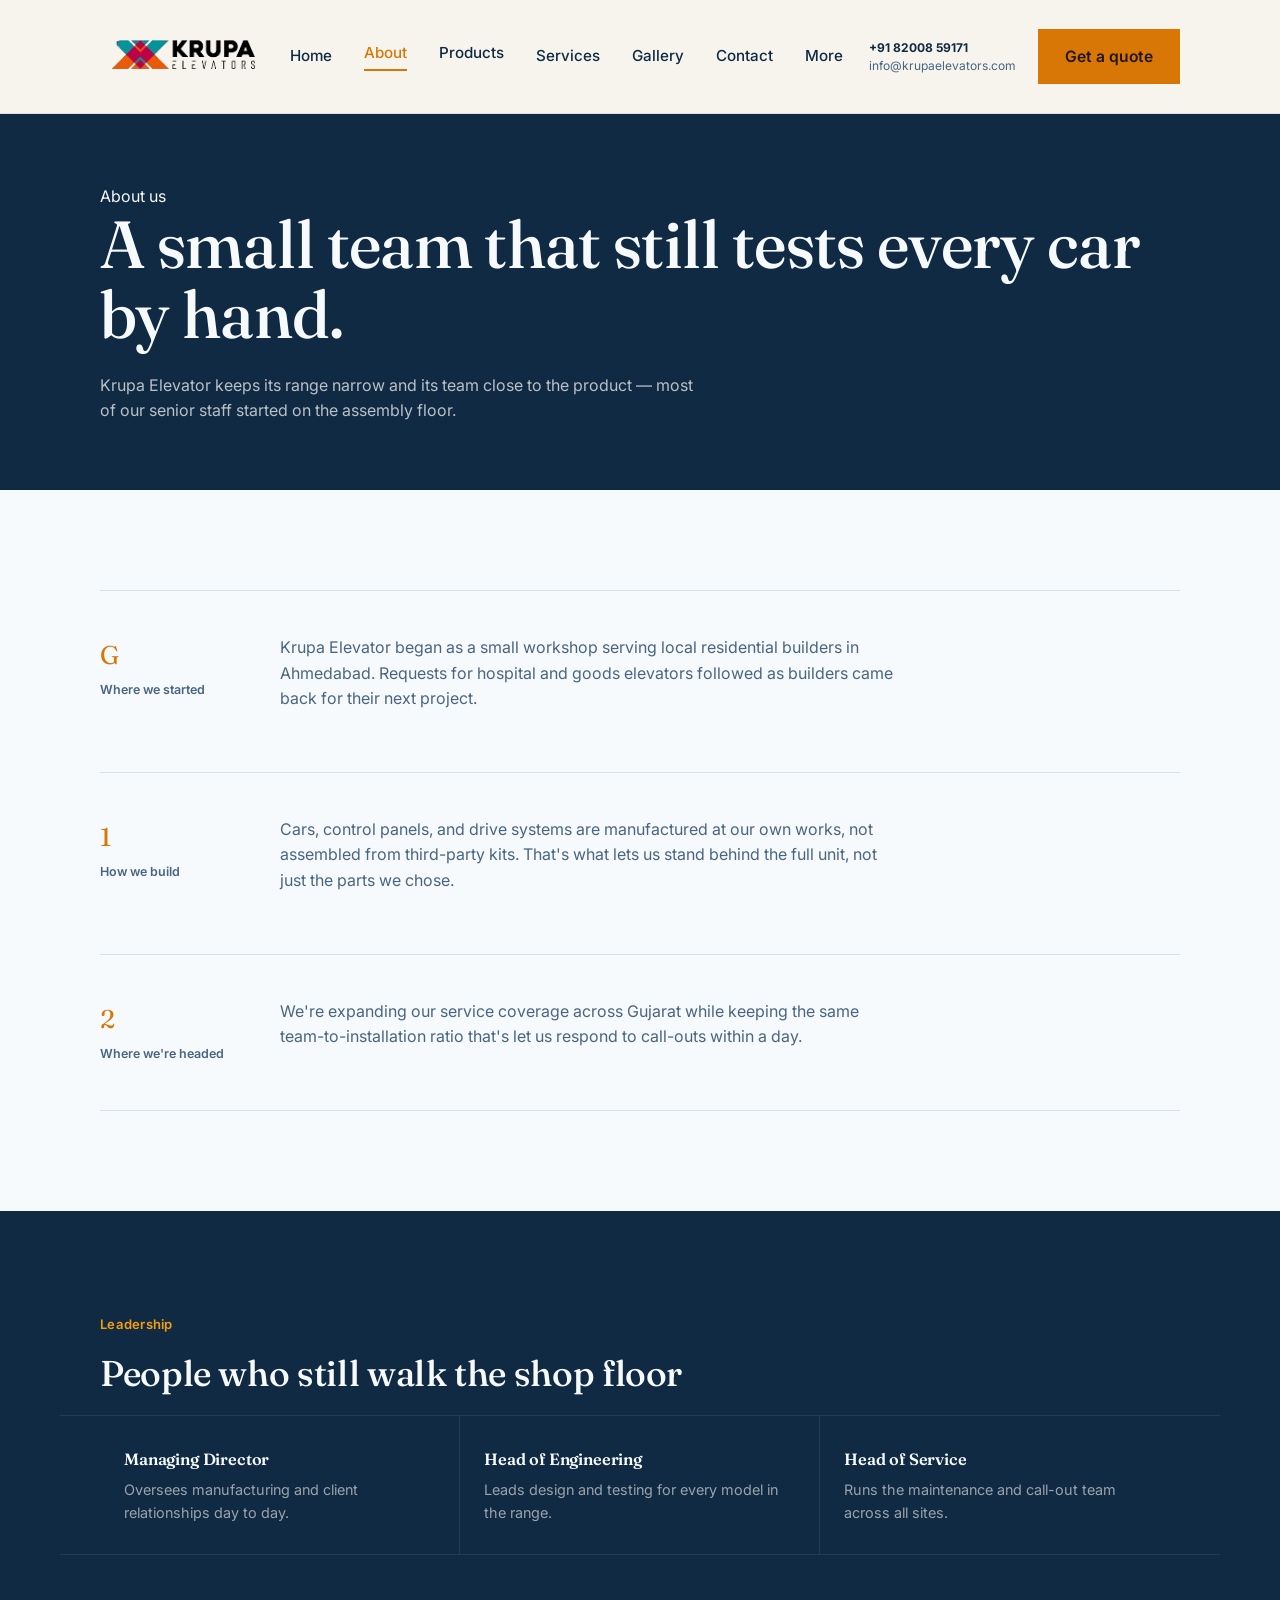
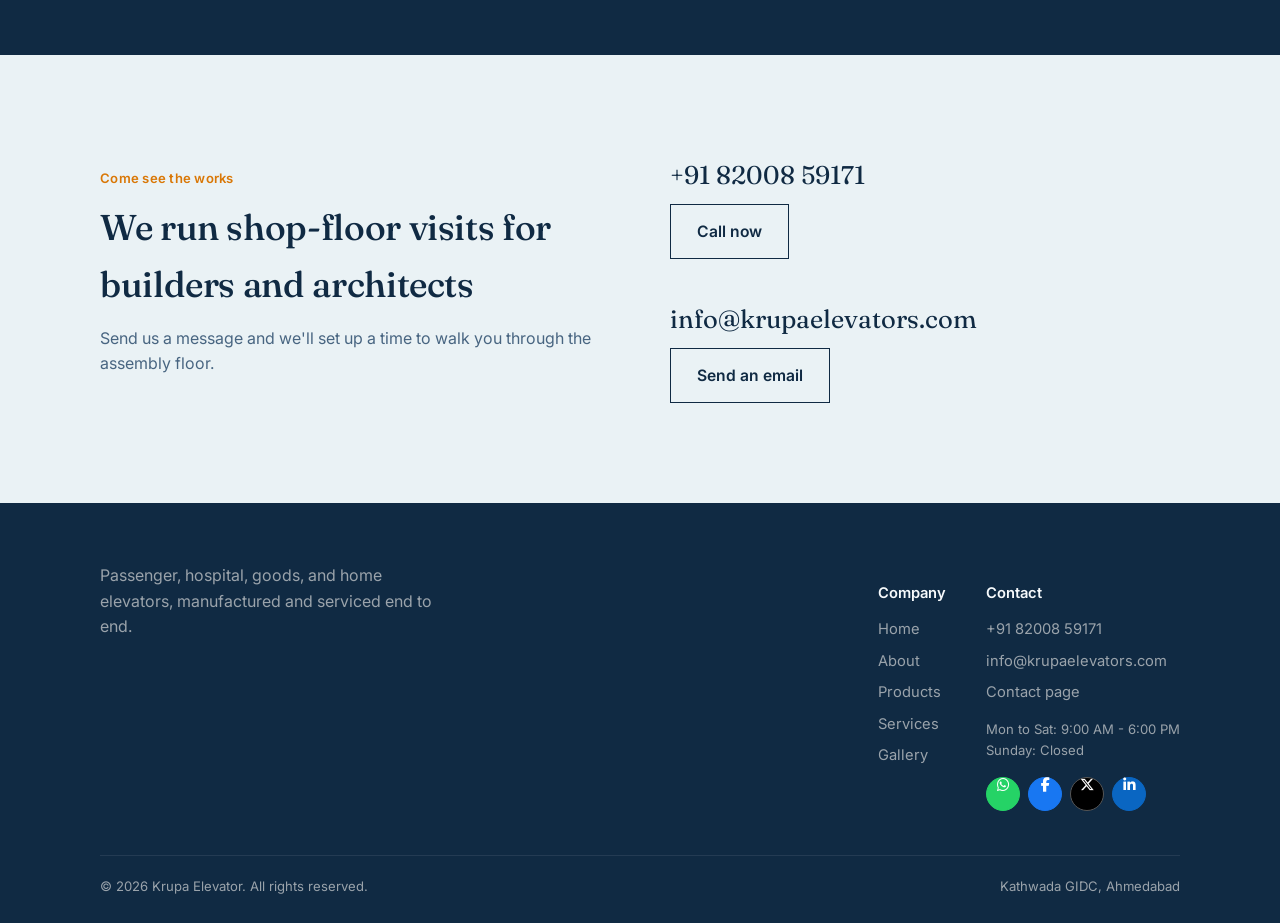
<file: about.html>
<!DOCTYPE html>
<html lang="en">
<head>
<meta charset="UTF-8">
<meta name="viewport" content="width=device-width, initial-scale=1">
<title>About — Krupa Elevator</title>
<link rel="preconnect" href="https://fonts.googleapis.com">
<link href="https://fonts.googleapis.com/css2?family=Fraunces:wght@500;600&family=Inter:wght@400;500;600;700&display=swap" rel="stylesheet">
<link rel="stylesheet" href="https://cdnjs.cloudflare.com/ajax/libs/font-awesome/6.5.1/css/all.min.css">
<link rel="stylesheet" href="styles.css">
</head>
<body>

<header class="site">
  <div class="nav-row">
    <a href="index.html" class="wordmark"><img class="logo" src="krupa-logo.png" alt="Krupa Elevator"></a>
    <nav class="links">
      <a href="index.html">Home</a>
      <a href="about.html" class="active">About</a>
      <div class="nav-dropdown"><a href="products.html">Products</a><div class="nav-submenu"><a href="products.html#passenger">Passenger</a><a href="products.html#hospital">Hospital</a><a href="products.html#goods">Goods</a><a href="products.html#home">Home</a><a href="products.html#capsule">Capsule</a></div></div>
      <a href="services.html">Services</a>
      <a href="gallery.html">Gallery</a>
      <a href="contact.html">Contact</a>
      <a href="more.html">More</a>
    </nav>
    <div class="nav-side">
      <span class="contact-mini"><strong>+91 82008 59171</strong><a href="mailto:info@krupaelevators.com">info@krupaelevators.com</a></span>
      <a href="contact.html" class="btn filled">Get a quote</a>
      <button class="burger" type="button" aria-label="Open menu" aria-expanded="false">☰</button>
    </div>
  </div>
</header>

<section class="page-header">
  <div class="max">
    <span class="floor-num">About us</span>
    <h1>A small team that still tests every car by hand.</h1>
    <p>Krupa Elevator keeps its range narrow and its team close to the product — most of our senior staff started on the assembly floor.</p>
  </div>
</section>

<section>
  <div class="max ride" style="padding:0 40px;">
    <div class="ride-row">
      <div class="floor-tag">G<span>Where we started</span></div>
      <div><p>Krupa Elevator began as a small workshop serving local residential builders in Ahmedabad. Requests for hospital and goods elevators followed as builders came back for their next project.</p></div>
    </div>
    <div class="ride-row">
      <div class="floor-tag">1<span>How we build</span></div>
      <div><p>Cars, control panels, and drive systems are manufactured at our own works, not assembled from third-party kits. That's what lets us stand behind the full unit, not just the parts we chose.</p></div>
    </div>
    <div class="ride-row">
      <div class="floor-tag">2<span>Where we're headed</span></div>
      <div><p>We're expanding our service coverage across Gujarat while keeping the same team-to-installation ratio that's let us respond to call-outs within a day.</p></div>
    </div>
  </div>
</section>

<section class="on-dark">
  <div class="max">
    <span class="label">Leadership</span>
    <h2>People who still walk the shop floor</h2>
  </div>
  <div class="why-row max" style="padding:0 40px;border-color:var(--hair-dark);">
    <div class="why-cell" style="border-color:var(--hair-dark);"><h3 style="color:var(--ivory);">Managing Director</h3><p style="color:#9AA3AB;">Oversees manufacturing and client relationships day to day.</p></div>
    <div class="why-cell" style="border-color:var(--hair-dark);"><h3 style="color:var(--ivory);">Head of Engineering</h3><p style="color:#9AA3AB;">Leads design and testing for every model in the range.</p></div>
    <div class="why-cell" style="border-color:var(--hair-dark);"><h3 style="color:var(--ivory);">Head of Service</h3><p style="color:#9AA3AB;">Runs the maintenance and call-out team across all sites.</p></div>
  </div>
</section>

<section class="contact-strip">
  <div class="max contact-grid">
    <div>
      <span class="label">Come see the works</span>
      <h2>We run shop-floor visits for builders and architects</h2>
      <p>Send us a message and we'll set up a time to walk you through the assembly floor.</p>
    </div>
    <div>
      <span class="big-link">+91 82008 59171</span>
      <a href="tel:+918200859171" class="btn" style="margin-bottom:20px;">Call now</a>
      <br>
      <span class="big-link" style="margin-top:20px;">info@krupaelevators.com</span>
      <a href="mailto:info@krupaelevators.com" class="btn">Send an email</a>
    </div>
  </div>
</section>

<footer class="site">
  <div class="max">
    <div class="footer-row">
      <div>
        <p style="max-width:34ch;color:#9AA3AB;">Passenger, hospital, goods, and home elevators, manufactured and serviced end to end.</p>
      </div>
      <div class="footer-links">
        <div>
          <h4>Company</h4>
          <a href="index.html">Home</a>
          <a href="about.html">About</a>
          <a href="products.html">Products</a>
          <a href="services.html">Services</a>
          <a href="gallery.html">Gallery</a>
        </div>
        <div>
          <h4>Contact</h4>
          <a href="tel:+918200859171">+91 82008 59171</a>
          <a href="mailto:info@krupaelevators.com">info@krupaelevators.com</a>
          <a href="contact.html">Contact page</a>
          <span class="footer-hours">Mon to Sat: 9:00 AM - 6:00 PM<br>Sunday: Closed</span>
          <div class="social-share" aria-label="Share Krupa Elevator">
            <a href="https://api.whatsapp.com/send?text=https://krupaelevators.nowfloats.com" target="_blank" rel="noopener" aria-label="Share on WhatsApp"><i class="fa-brands fa-whatsapp" aria-hidden="true"></i></a>
            <a href="https://www.facebook.com/sharer/sharer.php?u=https://krupaelevators.nowfloats.com" target="_blank" rel="noopener" aria-label="Share on Facebook"><i class="fa-brands fa-facebook-f" aria-hidden="true"></i></a>
            <a href="https://twitter.com/intent/tweet?text=Check+out+Krupa%20Elevators%27s+website.+Follow+for+latest+updates+and+offers+regularly+at&url=https://krupaelevators.nowfloats.com&hashtags=OnlineBusiness" target="_blank" rel="noopener" aria-label="Share on Twitter"><i class="fa-brands fa-x-twitter" aria-hidden="true"></i></a>
            <a href="https://www.linkedin.com/sharing/share-offsite/?url=https://krupaelevators.nowfloats.com" target="_blank" rel="noopener" aria-label="Share on LinkedIn"><i class="fa-brands fa-linkedin-in" aria-hidden="true"></i></a>
          </div>
        </div>
      </div>
    </div>
    <div class="footer-bottom">
      <span>© 2026 Krupa Elevator. All rights reserved.</span>
      <span>Kathwada GIDC, Ahmedabad</span>
    </div>
  </div>
</footer>

<script src="nav.js"></script>
</body>
</html>
</file>
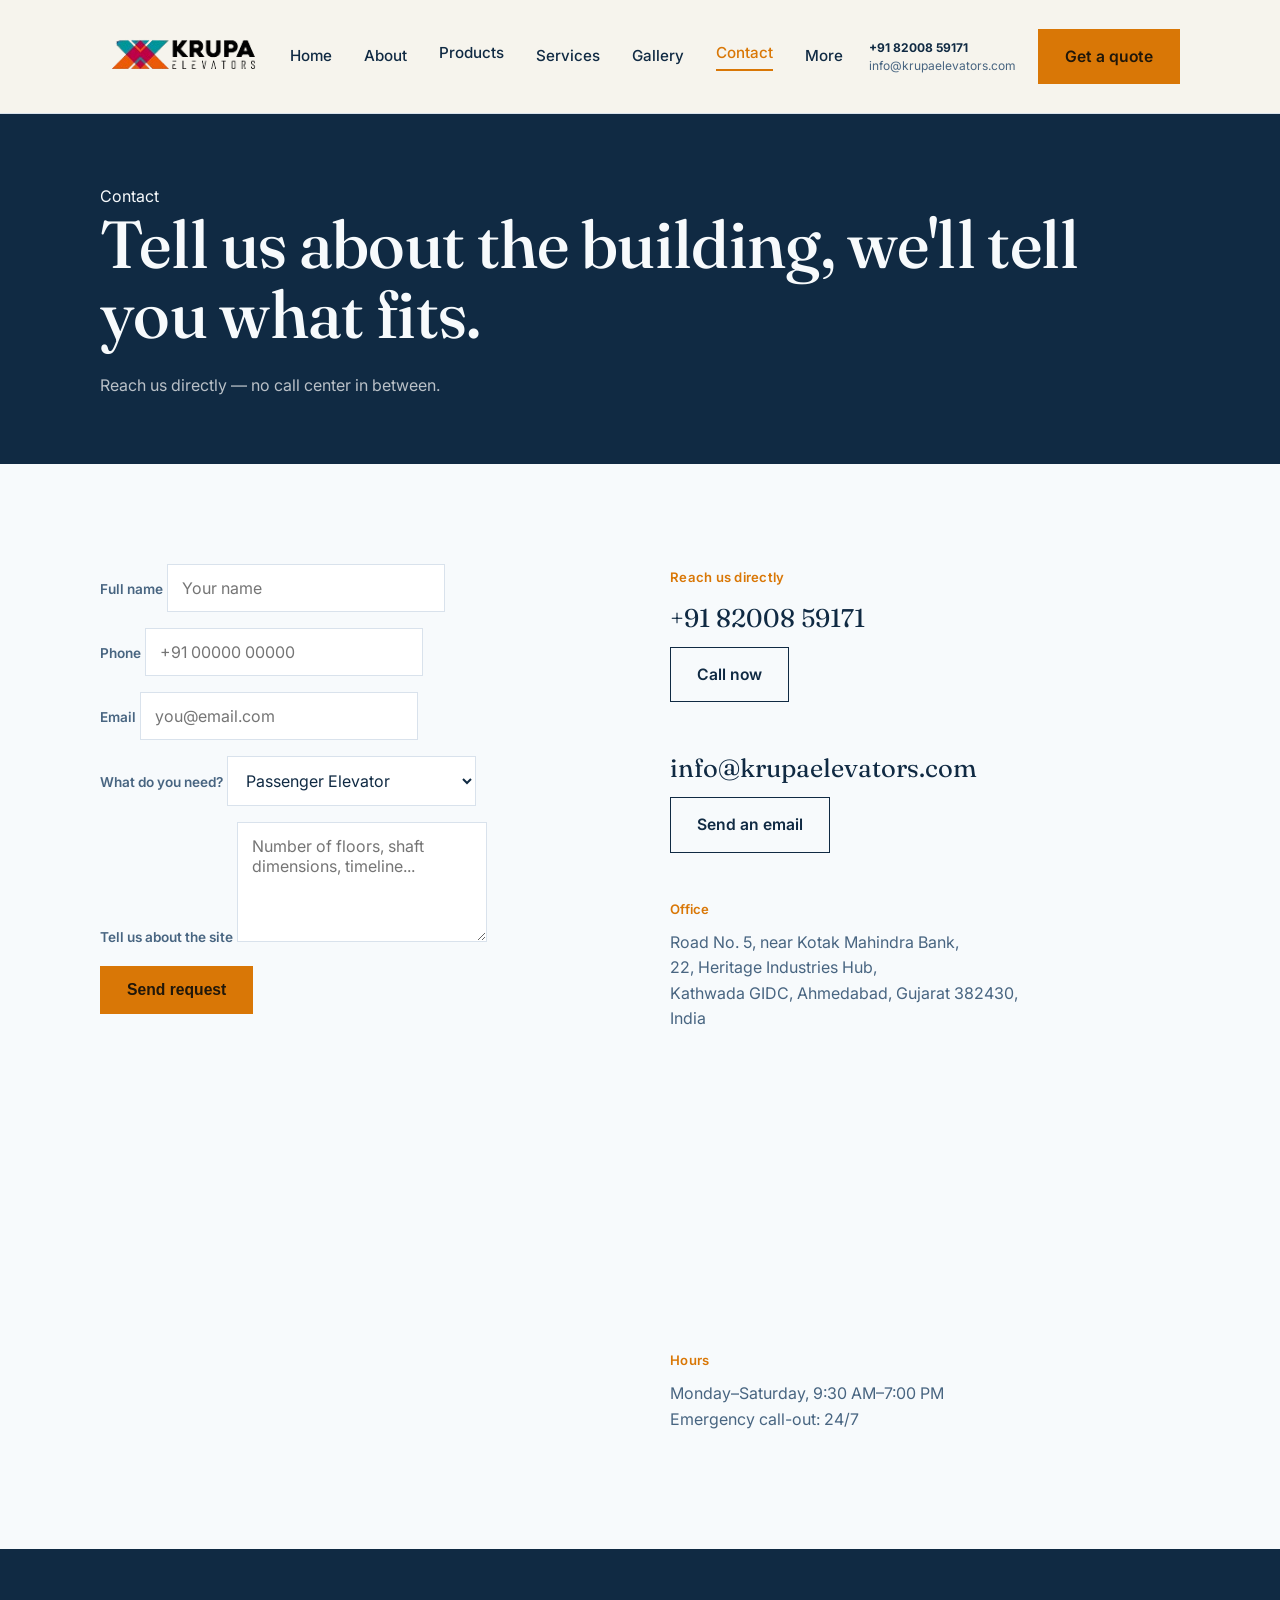
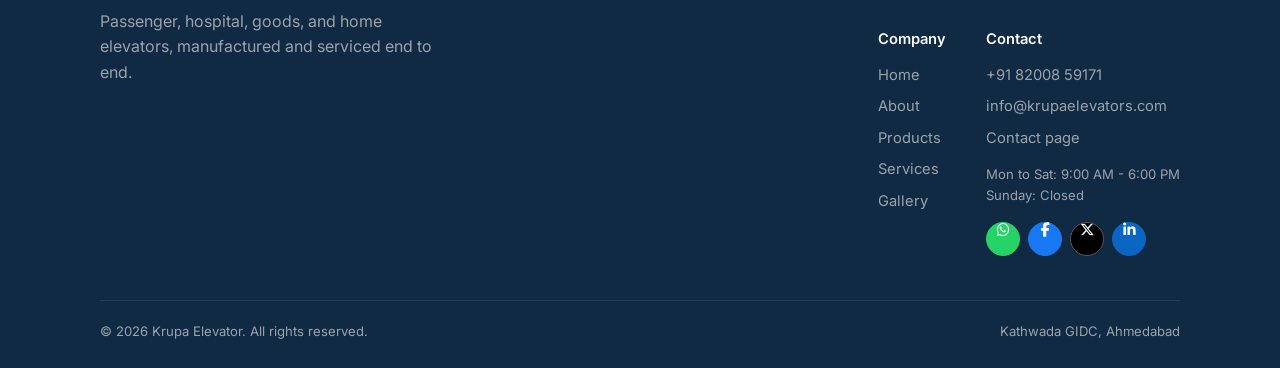
<file: contact.html>
<!DOCTYPE html>
<html lang="en">
<head>
<meta charset="UTF-8">
<meta name="viewport" content="width=device-width, initial-scale=1">
<title>Contact — Krupa Elevator</title>
<link rel="preconnect" href="https://fonts.googleapis.com">
<link href="https://fonts.googleapis.com/css2?family=Fraunces:wght@500;600&family=Inter:wght@400;500;600;700&display=swap" rel="stylesheet">
<link rel="stylesheet" href="https://cdnjs.cloudflare.com/ajax/libs/font-awesome/6.5.1/css/all.min.css">
<link rel="stylesheet" href="styles.css">
</head>
<body>

<header class="site">
  <div class="nav-row">
    <a href="index.html" class="wordmark"><img class="logo" src="krupa-logo.png" alt="Krupa Elevator"></a>
    <nav class="links">
      <a href="index.html">Home</a>
      <a href="about.html">About</a>
      <div class="nav-dropdown"><a href="products.html">Products</a><div class="nav-submenu"><a href="products.html#passenger">Passenger</a><a href="products.html#hospital">Hospital</a><a href="products.html#goods">Goods</a><a href="products.html#home">Home</a><a href="products.html#capsule">Capsule</a></div></div>
      <a href="services.html">Services</a>
      <a href="gallery.html">Gallery</a>
      <a href="contact.html" class="active">Contact</a>
      <a href="more.html">More</a>
    </nav>
    <div class="nav-side">
      <span class="contact-mini"><strong>+91 82008 59171</strong><a href="mailto:info@krupaelevators.com">info@krupaelevators.com</a></span>
      <a href="contact.html" class="btn filled">Get a quote</a>
      <button class="burger" type="button" aria-label="Open menu" aria-expanded="false">☰</button>
    </div>
  </div>
</header>

<section class="page-header">
  <div class="max">
    <span class="floor-num">Contact</span>
    <h1>Tell us about the building, we'll tell you what fits.</h1>
    <p>Reach us directly — no call center in between.</p>
  </div>
</section>

<section>
  <div class="max contact-grid" style="align-items:flex-start;">
    <form class="form-grid">
      <div>
        <label for="name">Full name</label>
        <input id="name" type="text" placeholder="Your name" required>
      </div>
      <div>
        <label for="phone">Phone</label>
        <input id="phone" type="tel" placeholder="+91 00000 00000">
      </div>
      <div>
        <label for="email">Email</label>
        <input id="email" type="email" placeholder="you@email.com" required>
      </div>
      <div>
        <label for="interest">What do you need?</label>
        <select id="interest">
          <option>Passenger Elevator</option>
          <option>Hospital Elevator</option>
          <option>Goods Elevator</option>
          <option>Home / Bungalow Elevator</option>
          <option>Capsule Elevator</option>
          <option>Maintenance / Service</option>
        </select>
      </div>
      <div>
        <label for="message">Tell us about the site</label>
        <textarea id="message" placeholder="Number of floors, shaft dimensions, timeline..."></textarea>
      </div>
      <button type="submit" class="btn filled" style="align-self:flex-start;">Send request</button>
    </form>

    <div>
      <span class="label">Reach us directly</span>
      <span class="big-link">+91 82008 59171</span>
      <a href="tel:+918200859171" class="btn" style="margin-bottom:26px;">Call now</a>
      <br>
      <span class="big-link" style="margin-top:20px;">info@krupaelevators.com</span>
      <a href="mailto:info@krupaelevators.com" class="btn" style="margin-bottom:26px;">Send an email</a>
      <br>
      <span class="label" style="margin-top:20px;display:block;">Office</span>
      <p>Road No. 5, near Kotak Mahindra Bank,<br>22, Heritage Industries Hub,<br>Kathwada GIDC, Ahmedabad, Gujarat 382430,<br>India</p>
      <iframe class="map-frame" src="https://www.google.com/maps?q=23.039453,72.689768&z=15&output=embed" title="Krupa Elevator office location map" loading="lazy" referrerpolicy="no-referrer-when-downgrade"></iframe>
      <span class="label">Hours</span>
      <p>Monday–Saturday, 9:30 AM–7:00 PM<br>Emergency call-out: 24/7</p>
    </div>
  </div>
</section>

<footer class="site">
  <div class="max">
    <div class="footer-row">
      <div>
        <p style="max-width:34ch;color:#9AA3AB;">Passenger, hospital, goods, and home elevators, manufactured and serviced end to end.</p>
      </div>
      <div class="footer-links">
        <div>
          <h4>Company</h4>
          <a href="index.html">Home</a>
          <a href="about.html">About</a>
          <a href="products.html">Products</a>
          <a href="services.html">Services</a>
          <a href="gallery.html">Gallery</a>
        </div>
        <div>
          <h4>Contact</h4>
          <a href="tel:+918200859171">+91 82008 59171</a>
          <a href="mailto:info@krupaelevators.com">info@krupaelevators.com</a>
          <a href="contact.html">Contact page</a>
          <span class="footer-hours">Mon to Sat: 9:00 AM - 6:00 PM<br>Sunday: Closed</span>
          <div class="social-share" aria-label="Share Krupa Elevator">
            <a href="https://api.whatsapp.com/send?text=https://krupaelevators.nowfloats.com" target="_blank" rel="noopener" aria-label="Share on WhatsApp"><i class="fa-brands fa-whatsapp" aria-hidden="true"></i></a>
            <a href="https://www.facebook.com/sharer/sharer.php?u=https://krupaelevators.nowfloats.com" target="_blank" rel="noopener" aria-label="Share on Facebook"><i class="fa-brands fa-facebook-f" aria-hidden="true"></i></a>
            <a href="https://twitter.com/intent/tweet?text=Check+out+Krupa%20Elevators%27s+website.+Follow+for+latest+updates+and+offers+regularly+at&url=https://krupaelevators.nowfloats.com&hashtags=OnlineBusiness" target="_blank" rel="noopener" aria-label="Share on Twitter"><i class="fa-brands fa-x-twitter" aria-hidden="true"></i></a>
            <a href="https://www.linkedin.com/sharing/share-offsite/?url=https://krupaelevators.nowfloats.com" target="_blank" rel="noopener" aria-label="Share on LinkedIn"><i class="fa-brands fa-linkedin-in" aria-hidden="true"></i></a>
          </div>
        </div>
      </div>
    </div>
    <div class="footer-bottom">
      <span>© 2026 Krupa Elevator. All rights reserved.</span>
      <span>Kathwada GIDC, Ahmedabad</span>
    </div>
  </div>
</footer>

<script src="nav.js"></script>
</body>
</html>
</file>
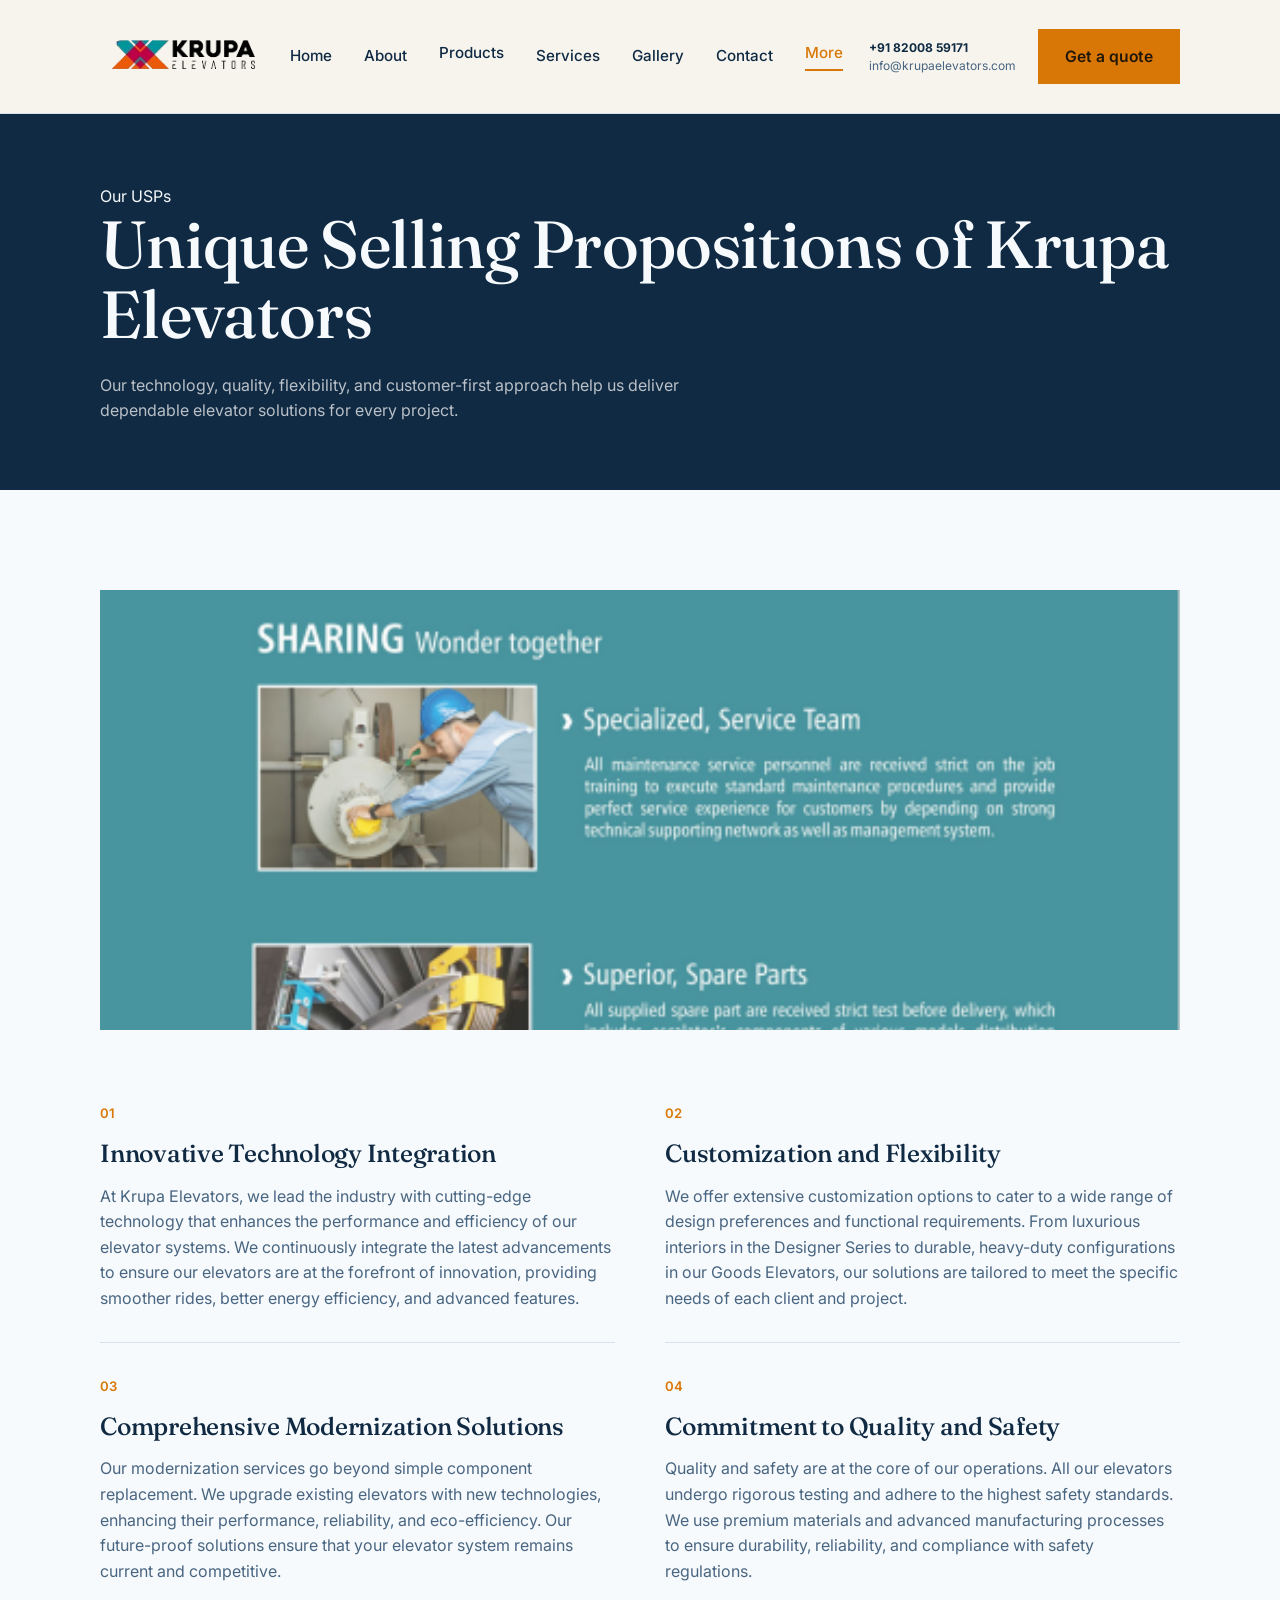
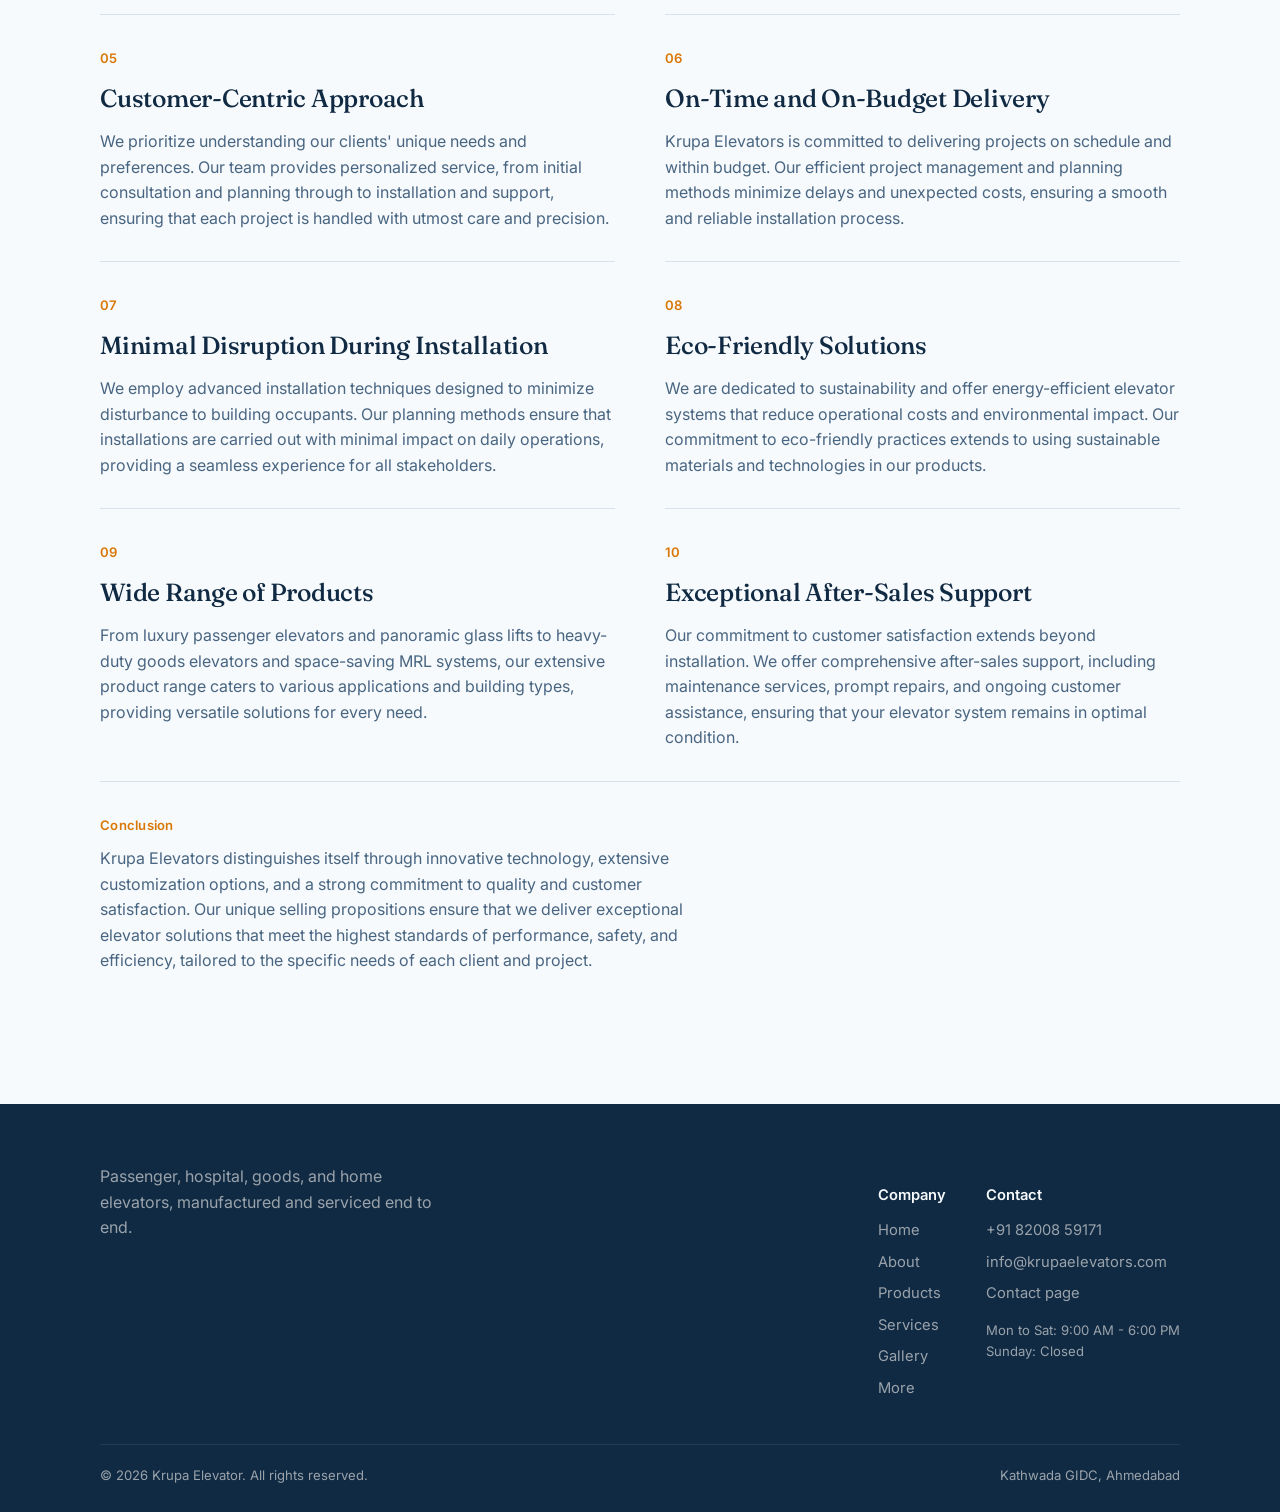
<file: more.html>
<!DOCTYPE html>
<html lang="en">
<head>
<meta charset="UTF-8">
<meta name="viewport" content="width=device-width, initial-scale=1">
<title>More — Krupa Elevator</title>
<link rel="preconnect" href="https://fonts.googleapis.com">
<link href="https://fonts.googleapis.com/css2?family=Fraunces:wght@500;600&family=Inter:wght@400;500;600;700&display=swap" rel="stylesheet">
<link rel="stylesheet" href="https://cdnjs.cloudflare.com/ajax/libs/font-awesome/6.5.1/css/all.min.css">
<link rel="stylesheet" href="styles.css">
</head>
<body>

<header class="site">
  <div class="nav-row">
    <a href="index.html" class="wordmark"><img class="logo" src="krupa-logo.png" alt="Krupa Elevator"></a>
    <nav class="links">
      <a href="index.html">Home</a>
      <a href="about.html">About</a>
      <div class="nav-dropdown"><a href="products.html">Products</a><div class="nav-submenu"><a href="products.html#passenger">Passenger</a><a href="products.html#hospital">Hospital</a><a href="products.html#goods">Goods</a><a href="products.html#home">Home</a><a href="products.html#capsule">Capsule</a></div></div>
      <a href="services.html">Services</a>
      <a href="gallery.html">Gallery</a>
      <a href="contact.html">Contact</a>
      <a href="more.html" class="active">More</a>
    </nav>
    <div class="nav-side">
      <span class="contact-mini"><strong>+91 82008 59171</strong><a href="mailto:info@krupaelevators.com">info@krupaelevators.com</a></span>
      <a href="contact.html" class="btn filled">Get a quote</a>
      <button class="burger" type="button" aria-label="Open menu" aria-expanded="false">☰</button>
    </div>
  </div>
</header>

<section class="page-header">
  <div class="max">
    <span class="floor-num">Our USPs</span>
    <h1>Unique Selling Propositions of Krupa Elevators</h1>
    <p>Our technology, quality, flexibility, and customer-first approach help us deliver dependable elevator solutions for every project.</p>
  </div>
</section>

<section>
  <div class="max usp-photo-wrap"><a href="More.png" target="_blank" rel="noopener"><img class="usp-photo" src="More.png" alt="Krupa Elevator systems and services"></a></div>
  <div class="max usp-list">
    <article><span class="label">01</span><h2>Innovative Technology Integration</h2><p>At Krupa Elevators, we lead the industry with cutting-edge technology that enhances the performance and efficiency of our elevator systems. We continuously integrate the latest advancements to ensure our elevators are at the forefront of innovation, providing smoother rides, better energy efficiency, and advanced features.</p></article>
    <article><span class="label">02</span><h2>Customization and Flexibility</h2><p>We offer extensive customization options to cater to a wide range of design preferences and functional requirements. From luxurious interiors in the Designer Series to durable, heavy-duty configurations in our Goods Elevators, our solutions are tailored to meet the specific needs of each client and project.</p></article>
    <article><span class="label">03</span><h2>Comprehensive Modernization Solutions</h2><p>Our modernization services go beyond simple component replacement. We upgrade existing elevators with new technologies, enhancing their performance, reliability, and eco-efficiency. Our future-proof solutions ensure that your elevator system remains current and competitive.</p></article>
    <article><span class="label">04</span><h2>Commitment to Quality and Safety</h2><p>Quality and safety are at the core of our operations. All our elevators undergo rigorous testing and adhere to the highest safety standards. We use premium materials and advanced manufacturing processes to ensure durability, reliability, and compliance with safety regulations.</p></article>
    <article><span class="label">05</span><h2>Customer-Centric Approach</h2><p>We prioritize understanding our clients' unique needs and preferences. Our team provides personalized service, from initial consultation and planning through to installation and support, ensuring that each project is handled with utmost care and precision.</p></article>
    <article><span class="label">06</span><h2>On-Time and On-Budget Delivery</h2><p>Krupa Elevators is committed to delivering projects on schedule and within budget. Our efficient project management and planning methods minimize delays and unexpected costs, ensuring a smooth and reliable installation process.</p></article>
    <article><span class="label">07</span><h2>Minimal Disruption During Installation</h2><p>We employ advanced installation techniques designed to minimize disturbance to building occupants. Our planning methods ensure that installations are carried out with minimal impact on daily operations, providing a seamless experience for all stakeholders.</p></article>
    <article><span class="label">08</span><h2>Eco-Friendly Solutions</h2><p>We are dedicated to sustainability and offer energy-efficient elevator systems that reduce operational costs and environmental impact. Our commitment to eco-friendly practices extends to using sustainable materials and technologies in our products.</p></article>
    <article><span class="label">09</span><h2>Wide Range of Products</h2><p>From luxury passenger elevators and panoramic glass lifts to heavy-duty goods elevators and space-saving MRL systems, our extensive product range caters to various applications and building types, providing versatile solutions for every need.</p></article>
    <article><span class="label">10</span><h2>Exceptional After-Sales Support</h2><p>Our commitment to customer satisfaction extends beyond installation. We offer comprehensive after-sales support, including maintenance services, prompt repairs, and ongoing customer assistance, ensuring that your elevator system remains in optimal condition.</p></article>
    <article class="usp-conclusion"><span class="label">Conclusion</span><p>Krupa Elevators distinguishes itself through innovative technology, extensive customization options, and a strong commitment to quality and customer satisfaction. Our unique selling propositions ensure that we deliver exceptional elevator solutions that meet the highest standards of performance, safety, and efficiency, tailored to the specific needs of each client and project.</p></article>
  </div>
</section>

<footer class="site">
  <div class="max">
    <div class="footer-row">
      <div><p style="max-width:34ch;color:#9AA3AB;">Passenger, hospital, goods, and home elevators, manufactured and serviced end to end.</p></div>
      <div class="footer-links">
        <div><h4>Company</h4><a href="index.html">Home</a><a href="about.html">About</a><a href="products.html">Products</a><a href="services.html">Services</a><a href="gallery.html">Gallery</a><a href="more.html">More</a></div>
        <div><h4>Contact</h4><a href="tel:+918200859171">+91 82008 59171</a><a href="mailto:info@krupaelevators.com">info@krupaelevators.com</a><a href="contact.html">Contact page</a><span class="footer-hours">Mon to Sat: 9:00 AM - 6:00 PM<br>Sunday: Closed</span></div>
      </div>
    </div>
    <div class="footer-bottom"><span>© 2026 Krupa Elevator. All rights reserved.</span><span>Kathwada GIDC, Ahmedabad</span></div>
  </div>
</footer>

<script src="nav.js"></script>
</body>
</html>
</file>
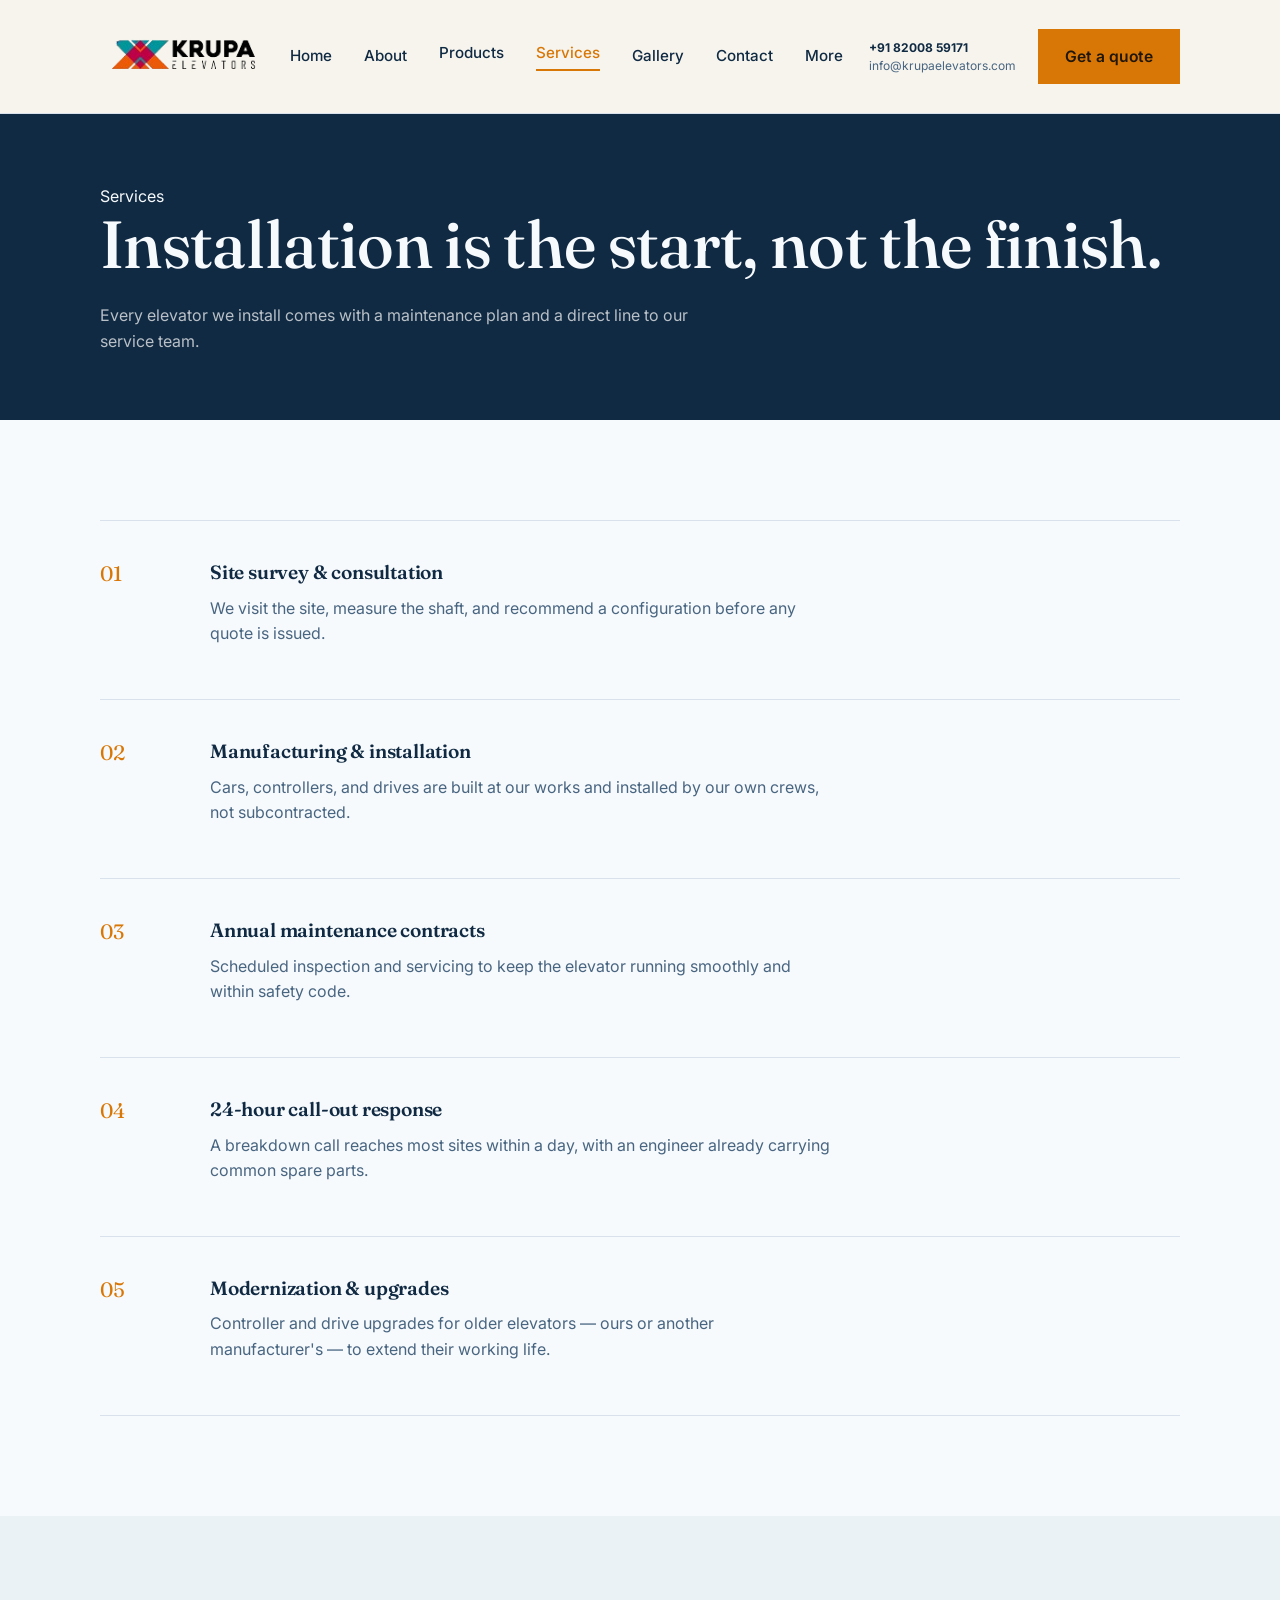
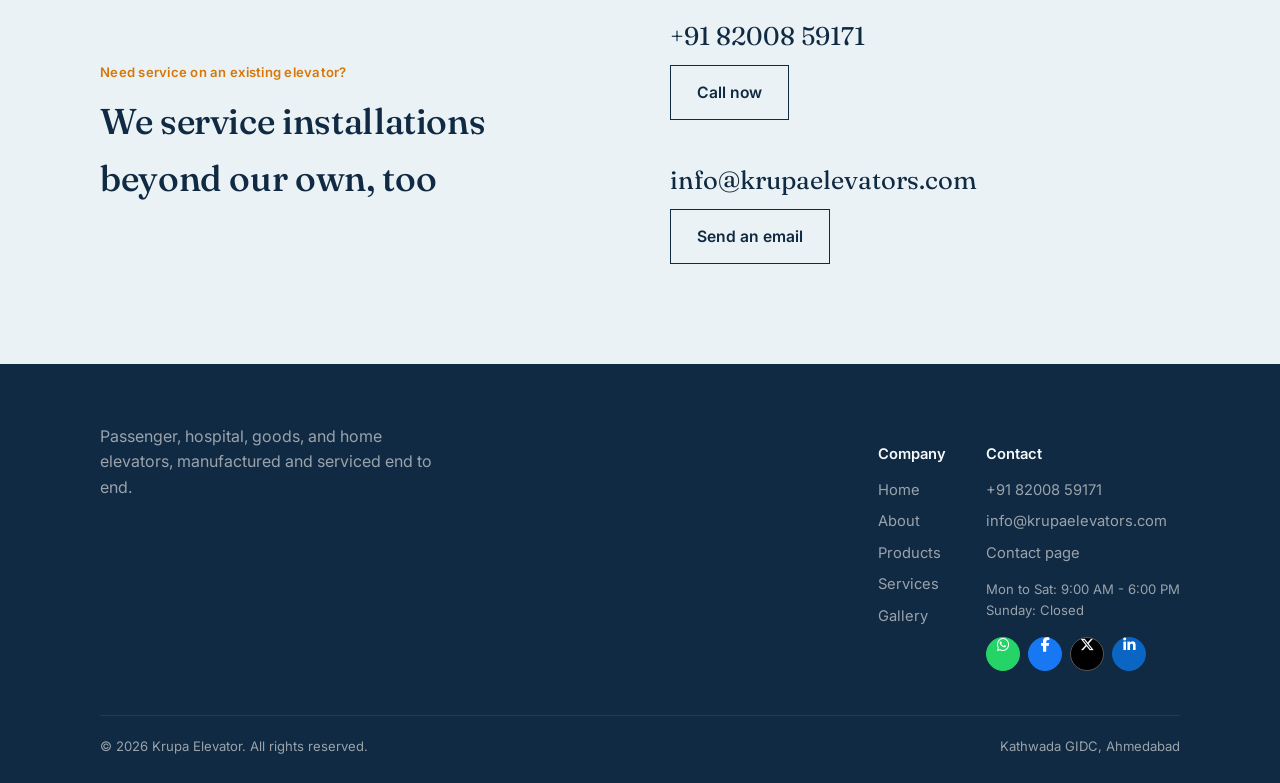
<file: services.html>
<!DOCTYPE html>
<html lang="en">
<head>
<meta charset="UTF-8">
<meta name="viewport" content="width=device-width, initial-scale=1">
<title>Services — Krupa Elevator</title>
<link rel="preconnect" href="https://fonts.googleapis.com">
<link href="https://fonts.googleapis.com/css2?family=Fraunces:wght@500;600&family=Inter:wght@400;500;600;700&display=swap" rel="stylesheet">
<link rel="stylesheet" href="https://cdnjs.cloudflare.com/ajax/libs/font-awesome/6.5.1/css/all.min.css">
<link rel="stylesheet" href="styles.css">
</head>
<body>

<header class="site">
  <div class="nav-row">
    <a href="index.html" class="wordmark"><img class="logo" src="krupa-logo.png" alt="Krupa Elevator"></a>
    <nav class="links">
      <a href="index.html">Home</a>
      <a href="about.html">About</a>
      <div class="nav-dropdown"><a href="products.html">Products</a><div class="nav-submenu"><a href="products.html#passenger">Passenger</a><a href="products.html#hospital">Hospital</a><a href="products.html#goods">Goods</a><a href="products.html#home">Home</a><a href="products.html#capsule">Capsule</a></div></div>
      <a href="services.html" class="active">Services</a>
      <a href="gallery.html">Gallery</a>
      <a href="contact.html">Contact</a>
      <a href="more.html">More</a>
    </nav>
    <div class="nav-side">
      <span class="contact-mini"><strong>+91 82008 59171</strong><a href="mailto:info@krupaelevators.com">info@krupaelevators.com</a></span>
      <a href="contact.html" class="btn filled">Get a quote</a>
      <button class="burger" type="button" aria-label="Open menu" aria-expanded="false">☰</button>
    </div>
  </div>
</header>

<section class="page-header">
  <div class="max">
    <span class="floor-num">Services</span>
    <h1>Installation is the start, not the finish.</h1>
    <p>Every elevator we install comes with a maintenance plan and a direct line to our service team.</p>
  </div>
</section>

<section>
  <div class="max">
    <div class="service-row">
      <div class="mark">01</div>
      <div><h3>Site survey & consultation</h3><p>We visit the site, measure the shaft, and recommend a configuration before any quote is issued.</p></div>
    </div>
    <div class="service-row">
      <div class="mark">02</div>
      <div><h3>Manufacturing & installation</h3><p>Cars, controllers, and drives are built at our works and installed by our own crews, not subcontracted.</p></div>
    </div>
    <div class="service-row">
      <div class="mark">03</div>
      <div><h3>Annual maintenance contracts</h3><p>Scheduled inspection and servicing to keep the elevator running smoothly and within safety code.</p></div>
    </div>
    <div class="service-row">
      <div class="mark">04</div>
      <div><h3>24-hour call-out response</h3><p>A breakdown call reaches most sites within a day, with an engineer already carrying common spare parts.</p></div>
    </div>
    <div class="service-row">
      <div class="mark">05</div>
      <div><h3>Modernization & upgrades</h3><p>Controller and drive upgrades for older elevators — ours or another manufacturer's — to extend their working life.</p></div>
    </div>
  </div>
</section>

<section class="contact-strip">
  <div class="max contact-grid">
    <div>
      <span class="label">Need service on an existing elevator?</span>
      <h2>We service installations beyond our own, too</h2>
    </div>
    <div>
      <span class="big-link">+91 82008 59171</span>
      <a href="tel:+918200859171" class="btn" style="margin-bottom:20px;">Call now</a>
      <br>
      <span class="big-link" style="margin-top:20px;">info@krupaelevators.com</span>
      <a href="mailto:info@krupaelevators.com" class="btn">Send an email</a>
    </div>
  </div>
</section>

<footer class="site">
  <div class="max">
    <div class="footer-row">
      <div>
        <p style="max-width:34ch;color:#9AA3AB;">Passenger, hospital, goods, and home elevators, manufactured and serviced end to end.</p>
      </div>
      <div class="footer-links">
        <div>
          <h4>Company</h4>
          <a href="index.html">Home</a>
          <a href="about.html">About</a>
          <a href="products.html">Products</a>
          <a href="services.html">Services</a>
          <a href="gallery.html">Gallery</a>
        </div>
        <div>
          <h4>Contact</h4>
          <a href="tel:+918200859171">+91 82008 59171</a>
          <a href="mailto:info@krupaelevators.com">info@krupaelevators.com</a>
          <a href="contact.html">Contact page</a>
          <span class="footer-hours">Mon to Sat: 9:00 AM - 6:00 PM<br>Sunday: Closed</span>
          <div class="social-share" aria-label="Share Krupa Elevator">
            <a href="https://api.whatsapp.com/send?text=https://krupaelevators.nowfloats.com" target="_blank" rel="noopener" aria-label="Share on WhatsApp"><i class="fa-brands fa-whatsapp" aria-hidden="true"></i></a>
            <a href="https://www.facebook.com/sharer/sharer.php?u=https://krupaelevators.nowfloats.com" target="_blank" rel="noopener" aria-label="Share on Facebook"><i class="fa-brands fa-facebook-f" aria-hidden="true"></i></a>
            <a href="https://twitter.com/intent/tweet?text=Check+out+Krupa%20Elevators%27s+website.+Follow+for+latest+updates+and+offers+regularly+at&url=https://krupaelevators.nowfloats.com&hashtags=OnlineBusiness" target="_blank" rel="noopener" aria-label="Share on Twitter"><i class="fa-brands fa-x-twitter" aria-hidden="true"></i></a>
            <a href="https://www.linkedin.com/sharing/share-offsite/?url=https://krupaelevators.nowfloats.com" target="_blank" rel="noopener" aria-label="Share on LinkedIn"><i class="fa-brands fa-linkedin-in" aria-hidden="true"></i></a>
          </div>
        </div>
      </div>
    </div>
    <div class="footer-bottom">
      <span>© 2026 Krupa Elevator. All rights reserved.</span>
      <span>Kathwada GIDC, Ahmedabad</span>
    </div>
  </div>
</footer>

<script src="nav.js"></script>
</body>
</html>
</file>
<file: styles.css>
/* ============================================
   Krupa Elevator — design tokens
  Palette: steel blue #102A43, cloud #F7FAFC, amber #D97706,
        slate #486581, hairline-dark #243B53, hairline-light #D9E2EC
   Type: 'Fraunces' (display) + 'Inter' (body/UI)
   Motif: vertical floor-rail — floors as a genuine sequence device
   ============================================ */

:root{
  --graphite:#102A43;
  --graphite-2:#243B53;
  --ivory:#F7FAFC;
  --ivory-2:#EAF2F5;
  --brass:#D97706;
  --brass-bright:#F59E0B;
  --slate:#486581;
  --hair-dark:#243B53;
  --hair-light:#D9E2EC;
  --max:1160px;
}

*{box-sizing:border-box;}
html{scroll-behavior:smooth;}
body{
  margin:0;background:var(--ivory);color:var(--graphite);
  font-family:'Inter',system-ui,sans-serif;
  line-height:1.6;
}
h1,h2,h3{
  font-family:'Fraunces',serif;
  font-weight:500;
  margin:0 0 .35em;
  color:inherit;
  letter-spacing:-.01em;
}
h1{font-size:clamp(2.6rem,5.2vw,4.4rem);line-height:1.05;font-weight:500;}
h2{font-size:clamp(1.7rem,2.8vw,2.3rem);}
h3{font-size:1.2rem;font-weight:600;}
p{margin:0 0 1em;color:var(--slate);max-width:62ch;}
a{color:inherit;text-decoration:none;}
img{max-width:100%;display:block;}
.max{max-width:var(--max);margin:0 auto;padding:0 40px;}
.label{
  font-family:'Inter',sans-serif;font-size:.82rem;font-weight:600;
  color:var(--brass);letter-spacing:.02em;margin-bottom:10px;display:inline-block;
}
.on-dark .label{color:var(--brass-bright);}

.btn{
  display:inline-flex;align-items:center;gap:10px;
  padding:14px 26px;font-size:.98rem;font-weight:600;
  border:1px solid var(--graphite);color:var(--graphite);
  transition:background .18s,color .18s,transform .22s ease,box-shadow .22s ease;
}
.btn:hover{background:var(--graphite);color:var(--ivory);transform:translateY(-4px);box-shadow:0 10px 20px rgba(16,42,67,.18);}
.btn:active{transform:translateY(-1px);box-shadow:0 4px 8px rgba(16,42,67,.14);}
.btn.filled{background:var(--brass);border-color:var(--brass);color:#20170A;}
.btn.filled:hover{background:var(--brass-bright);border-color:var(--brass-bright);}
.btn.ghost-dark{border-color:#4A5158;color:var(--ivory);}
.btn.ghost-dark:hover{background:var(--ivory);color:var(--graphite);}

/* ---------- Header ---------- */
header.site{
  position:sticky;top:0;z-index:50;background:rgba(246,243,236,.92);
  backdrop-filter:blur(6px);border-bottom:1px solid var(--hair-light);
}
.nav-row{display:flex;align-items:center;justify-content:space-between;padding:20px 40px;max-width:var(--max);margin:0 auto;}
.wordmark{font-family:'Fraunces',serif;font-size:1.5rem;font-weight:600;display:flex;align-items:center;gap:10px;}
.wordmark .rail{width:3px;height:24px;background:var(--brass);}
.wordmark .logo{width:164px;height:auto;display:block;}
nav.links{display:flex;gap:32px;}
nav.links > a,nav.links > .nav-dropdown > a{position:relative;font-size:.95rem;font-weight:500;padding:4px 0;border-bottom:1px solid transparent;transition:color .2s ease,transform .2s ease;}
nav.links > a::after,nav.links > .nav-dropdown > a::after{content:"";position:absolute;left:0;right:0;bottom:-2px;height:2px;background:var(--brass);transform:scaleX(0);transform-origin:center;transition:transform .25s ease;}
nav.links > a:hover,nav.links > a.active,nav.links > .nav-dropdown > a:hover,nav.links > .nav-dropdown > a.active{border-color:transparent;color:var(--brass);transform:translateY(-3px);}
nav.links > a:hover::after,nav.links > a.active::after,nav.links > .nav-dropdown > a:hover::after,nav.links > .nav-dropdown > a.active::after{transform:scaleX(1);}
nav.links > a:active,nav.links > .nav-dropdown > a:active{transform:translateY(-1px) scale(.97);}
.nav-dropdown{position:relative;}
.nav-submenu{position:absolute;top:100%;left:-16px;display:none;min-width:150px;padding:10px 16px;background:var(--ivory);border:1px solid var(--hair-light);box-shadow:0 12px 24px rgba(16,42,67,.12);}
.nav-dropdown:hover .nav-submenu,.nav-dropdown:focus-within .nav-submenu{display:flex;flex-direction:column;gap:8px;}
.nav-submenu a{white-space:nowrap;}
.nav-side{display:flex;align-items:center;gap:22px;}
.contact-mini{display:flex;flex-direction:column;gap:2px;font-size:.75rem;line-height:1.3;color:var(--slate);}
.contact-mini strong{color:var(--graphite);}
.contact-mini a:hover{color:var(--brass);}
.burger{display:none;background:none;border:none;font-size:1.5rem;cursor:pointer;}
@media(max-width:880px){
  body.menu-open{overflow:hidden;}
  .nav-row{padding:12px 16px;}
  .wordmark .logo{width:132px;}
  .nav-side{gap:10px;}
  .nav-side .btn{padding:10px 12px;font-size:.78rem;white-space:nowrap;}
  nav.links{position:fixed;inset:0;z-index:60;overflow-y:auto;scrollbar-width:none;background:var(--ivory);flex-direction:column;align-items:stretch;white-space:normal;padding:128px 0 40px;gap:0;transform:translateX(100%);transition:transform .3s ease;}
  nav.links::-webkit-scrollbar{display:none;}
  nav.links.open{transform:translateX(0);}
  nav.links > a,nav.links > .nav-dropdown > a{display:flex;align-items:center;min-height:78px;padding:20px 28px;border-bottom:1px solid var(--hair-light);font-size:1.3rem;font-weight:500;transform:none;}
  nav.links > a:hover,nav.links > a.active,nav.links > .nav-dropdown > a:hover,nav.links > .nav-dropdown > a.active{transform:none;background:var(--ivory-2);}
  nav.links > a::after,nav.links > .nav-dropdown > a::after{display:none;}
  nav.links > a::before{content:"";margin-left:auto;order:2;width:10px;height:10px;border-top:2px solid var(--graphite);border-right:2px solid var(--graphite);transform:rotate(45deg);}
  .nav-dropdown{width:100%;display:block;}
  .nav-dropdown > a::before{content:"";margin-left:auto;order:2;width:10px;height:10px;border-top:2px solid var(--graphite);border-right:2px solid var(--graphite);transform:rotate(45deg);}
  .nav-submenu{position:static;display:none;flex-direction:column;box-shadow:none;border:none;padding:0;gap:0;}
  .nav-dropdown.open .nav-submenu{display:flex;}
  .nav-dropdown.open > a::before{transform:rotate(135deg);}
  .nav-submenu a{display:block;padding:14px 28px 14px 48px;border-bottom:1px solid var(--hair-light);font-size:1rem;}
  .contact-mini{display:none;}
  .burger{display:block;}
  body.menu-open .wordmark{visibility:hidden;}
  body.menu-open .nav-side .btn{display:none;}
  body.menu-open .burger{position:fixed;top:24px;left:28px;z-index:130;width:52px;height:52px;border-radius:50%;background:var(--ivory-2);font-size:2rem;line-height:1;color:var(--graphite);}
}

/* ---------- Floor rail (structural sequence device) ---------- */
.floor-rail{
  position:fixed;left:22px;top:50%;transform:translateY(-50%);
  display:flex;flex-direction:column;align-items:center;gap:18px;
  z-index:40;
}
.floor-rail .line{width:1px;height:34px;background:var(--hair-light);}
.floor-rail a{
  font-family:'Fraunces',serif;font-size:.82rem;color:var(--slate);
  width:22px;height:22px;border-radius:50%;display:flex;align-items:center;justify-content:center;
  border:1px solid var(--hair-light);
}
.floor-rail a.current{border-color:var(--brass);color:var(--brass);font-weight:600;}
@media(max-width:1000px){.floor-rail{display:none;}}

/* ---------- Hero ---------- */
.hero{
  background:
    linear-gradient(90deg,rgba(16,42,67,.96) 0%,rgba(16,42,67,.78) 52%,rgba(16,42,67,.58) 100%),
    url('header 1.jpg') center/cover;
  color:var(--ivory);padding:120px 0 90px;position:relative;
}
.hero .floor-num{
  font-family:'Fraunces',serif;font-size:1rem;color:var(--brass-bright);
  border:1px solid #3A4048;display:inline-block;padding:6px 14px;margin-bottom:26px;
}
.hero h1{max-width:16ch;}
.hero p.lead{color:#B9C0C7;font-size:1.15rem;max-width:52ch;margin-top:18px;}
.hero .actions{display:flex;gap:16px;flex-wrap:wrap;margin-top:34px;}

/* ---------- Sections ---------- */
section{padding:100px 0;}
section.tight{padding:70px 0;}
.on-dark{background:var(--graphite);color:var(--ivory);}
.on-dark h2,.on-dark h3{color:var(--ivory);}
.on-dark p{color:#B9C0C7;}
.divider{border:none;border-top:1px solid var(--hair-light);margin:0;}
.on-dark .divider{border-top-color:var(--hair-dark);}

/* ---------- Ride sequence (Ground / Level 1 / Level 2) ---------- */
.ride{display:flex;flex-direction:column;}
.ride-row{
  display:grid;grid-template-columns:140px 1fr;gap:40px;
  padding:44px 0;border-top:1px solid var(--hair-light);
}
.ride-row:last-child{border-bottom:1px solid var(--hair-light);}
.ride-row .floor-tag{font-family:'Fraunces',serif;font-size:1.6rem;color:var(--brass);}
.ride-row .floor-tag span{display:block;font-family:'Inter',sans-serif;font-size:.78rem;color:var(--slate);font-weight:600;margin-top:4px;}
@media(max-width:700px){.ride-row{grid-template-columns:1fr;gap:12px;}}

/* ---------- Product list (asymmetric rows) ---------- */
.range-row{
  display:grid;grid-template-columns:1fr 1.4fr;gap:50px;align-items:center;
  padding:50px 0;border-top:1px solid var(--hair-light);scroll-margin-top:90px;
}
.range-row:last-child{border-bottom:1px solid var(--hair-light);}
.range-row .visual{
  aspect-ratio:4/3;background:linear-gradient(160deg,var(--graphite-2),var(--graphite));
  position:relative;
}
.range-row .visual .product-image{width:100%;height:100%;object-fit:contain;background:#fff;transition:transform .35s ease,opacity .35s ease;}
.product-image-link{display:block;width:100%;height:100%;cursor:pointer;overflow:hidden;}
.product-image-link:hover .product-image{opacity:.88;transform:scale(1.04);}
.product-row-clickable{cursor:pointer;}
.product-row-clickable:hover .visual{outline:2px solid var(--brass);outline-offset:-2px;}
.range-row .visual .tag{position:absolute;bottom:14px;left:16px;font-family:'Fraunces',serif;color:var(--brass-bright);font-size:.95rem;}
.range-row{transition:transform .25s ease,box-shadow .25s ease;}
.range-row:hover{transform:translateY(-4px);}
.range-row h3{font-size:1.5rem;margin-bottom:10px;}
.range-row .specs{display:flex;gap:26px;margin-top:16px;flex-wrap:wrap;}
.range-row .specs div{font-size:.85rem;color:var(--slate);}
.range-row .specs b{display:block;font-family:'Fraunces',serif;color:var(--graphite);font-size:1.1rem;}
@media(max-width:800px){.range-row{grid-template-columns:1fr;}}
@media(min-width:800px){.range-row:nth-child(even){grid-template-columns:1.4fr 1fr;}
  .range-row:nth-child(even) .visual{order:2;}}

/* ---------- Spec strip (monospace-flavored technical facts) ---------- */
.spec-strip{display:grid;grid-template-columns:repeat(4,1fr);border-top:1px solid var(--hair-dark);border-bottom:1px solid var(--hair-dark);}
.spec-cell{padding:34px 26px;border-right:1px solid var(--hair-dark);}
.spec-cell:last-child{border-right:none;}
.spec-cell b{display:block;font-family:'Fraunces',serif;font-size:2rem;color:var(--brass-bright);}
.spec-cell span{font-size:.85rem;color:#9AA3AB;}
@media(max-width:800px){.spec-strip{grid-template-columns:repeat(2,1fr);}.spec-cell:nth-child(2n){border-right:none;}}

/* ---------- Why us inline list ---------- */
.why-row{display:flex;gap:0;flex-wrap:wrap;border-top:1px solid var(--hair-light);border-bottom:1px solid var(--hair-light);}
.why-cell{flex:1 1 220px;padding:30px 24px;border-right:1px solid var(--hair-light);}
.why-cell{transition:background .25s ease,transform .25s ease,box-shadow .25s ease;}
.why-cell:hover{background:var(--ivory-2);transform:translateY(-4px);box-shadow:0 8px 18px rgba(16,42,67,.1);}
.why-cell:last-child{border-right:none;}
.why-cell h3{font-size:1.02rem;margin-bottom:6px;}
.why-cell p{font-size:.9rem;margin:0;}

/* ---------- Contact strip ---------- */
.contact-strip{background:var(--ivory-2);}
.contact-grid{display:grid;grid-template-columns:1fr 1fr;gap:60px;align-items:center;}
.contact-grid .big-link{font-family:'Fraunces',serif;font-size:1.6rem;color:var(--graphite);display:block;margin-bottom:8px;}
@media(max-width:800px){.contact-grid{grid-template-columns:1fr;}}

/* ---------- More page ---------- */
.more-links{display:grid;grid-template-columns:repeat(2,1fr);gap:0 50px;}
.more-links a{padding:32px 0;border-top:1px solid var(--hair-light);}
.more-links a{transition:transform .25s ease,color .25s ease;}
.more-links a:hover{transform:translateX(8px);color:var(--brass);}
.more-links a:nth-child(-n+2){border-top:none;}
.more-links h2{margin-bottom:8px;}
.more-links p{margin:0;}
@media(max-width:700px){.more-links{grid-template-columns:1fr;}.more-links a:nth-child(2){border-top:1px solid var(--hair-light);}}
.usp-list{display:grid;grid-template-columns:repeat(2,1fr);gap:0 50px;}
.usp-photo-wrap{margin-bottom:40px;}
.usp-photo{width:100%;max-height:440px;object-fit:cover;transition:transform .35s ease,opacity .35s ease;}
.usp-photo-wrap a{display:block;cursor:pointer;overflow:hidden;}
.usp-photo-wrap a:hover .usp-photo{opacity:.88;transform:scale(1.04);}
.usp-list article{padding:30px 0;border-top:1px solid var(--hair-light);}
.usp-list article:nth-child(-n+2){border-top:none;}
.usp-list h2{font-size:1.55rem;margin-bottom:10px;}
.usp-list p{margin:0;}
.usp-list .usp-conclusion{grid-column:1 / -1;border-top:1px solid var(--hair-light);}
@media(max-width:700px){.usp-list{grid-template-columns:1fr;}.usp-list article:nth-child(2){border-top:1px solid var(--hair-light);}.usp-list .usp-conclusion{grid-column:auto;}}

/* ---------- Contact form ---------- */
.form-grid{display:flex;flex-direction:column;gap:16px;}
.form-grid label{font-size:.85rem;font-weight:600;color:var(--slate);}
.form-grid input,.form-grid select,.form-grid textarea{
  padding:13px 14px;border:1px solid var(--hair-light);background:#fff;
  font-family:'Inter',sans-serif;font-size:1rem;color:var(--graphite);
}
.form-grid textarea{min-height:120px;resize:vertical;}
.map-frame{width:100%;min-height:260px;border:0;margin:8px 0 24px;}

/* ---------- Footer ---------- */
footer.site{background:var(--graphite);color:#9AA3AB;padding:60px 0 26px;}
.footer-row{display:flex;justify-content:space-between;flex-wrap:wrap;gap:30px;margin-bottom:36px;}
.footer-row .wordmark{color:var(--ivory);}
.footer-links{display:flex;gap:40px;flex-wrap:wrap;}
.footer-links div a{display:block;margin-bottom:8px;font-size:.92rem;}
.footer-hours{display:block;margin-top:14px;font-size:.82rem;line-height:1.6;color:#9AA3AB;}
.social-share{display:flex;gap:8px;margin-top:16px;}
.social-share a{width:34px;height:34px;border:1px solid transparent;border-radius:50%;display:flex;align-items:center;justify-content:center;margin:0;padding:0;line-height:1;text-align:center;font-size:.72rem;font-weight:700;color:#fff;transition:filter .18s,transform .18s;}
.social-share a:nth-child(1){background:#25D366;border-color:#25D366;}
.social-share a:nth-child(2){background:#1877F2;border-color:#1877F2;}
.social-share a:nth-child(3){background:#000;border-color:#555;}
.social-share a:nth-child(4){background:#0A66C2;border-color:#0A66C2;}
.social-share a:hover{filter:brightness(1.2);transform:translateY(-2px);}
.social-share a i{font-size:.9rem;}
.footer-links div a:hover{color:var(--brass-bright);}
.footer-links h4{color:var(--ivory);font-size:.92rem;margin-bottom:12px;font-weight:600;}
.footer-bottom{border-top:1px solid var(--hair-dark);padding-top:20px;display:flex;justify-content:space-between;flex-wrap:wrap;gap:10px;font-size:.82rem;}

/* ---------- Page header (inner pages) ---------- */
.page-header{background:var(--graphite);color:var(--ivory);padding:70px 0 50px;}
.page-header p{color:#B9C0C7;max-width:60ch;}

@media (prefers-reduced-motion: reduce){html{scroll-behavior:auto;}*{transition:none!important;transform:none!important;}}

/* ---------- Gallery ---------- */
.gallery-grid{display:grid;grid-template-columns:repeat(3,1fr);gap:4px;}
.gallery-tile{
  aspect-ratio:4/5;background:linear-gradient(160deg,var(--graphite-2),var(--graphite));
  position:relative;overflow:hidden;
}
.gallery-photo{width:100%;height:100%;object-fit:cover;}
.gallery-tile .cap{
  position:absolute;left:0;right:0;bottom:0;padding:16px;
  background:linear-gradient(to top,rgba(16,42,67,.92),transparent);
  color:var(--ivory);
}
.gallery-tile .cap b{display:block;font-family:'Fraunces',serif;font-size:1.05rem;font-weight:600;}
.gallery-tile .cap span{font-size:.8rem;color:#B9C0C7;}
.gallery-filter{display:flex;gap:10px;flex-wrap:wrap;margin-bottom:36px;}
.gallery-filter button{
  padding:9px 18px;border:1px solid var(--hair-light);background:none;
  font-family:'Inter',sans-serif;font-size:.88rem;font-weight:600;color:var(--slate);
  cursor:pointer;
}
.gallery-filter button.active{border-color:var(--brass);color:var(--brass);}
@media(max-width:800px){.gallery-grid{grid-template-columns:repeat(2,1fr);}}
@media(max-width:520px){.gallery-grid{grid-template-columns:1fr;}}

/* ---------- Services ---------- */
.service-row{
  display:grid;grid-template-columns:80px 1fr;gap:30px;
  padding:36px 0;border-top:1px solid var(--hair-light);
}
.service-row:last-child{border-bottom:1px solid var(--hair-light);}
.service-row .mark{font-family:'Fraunces',serif;color:var(--brass);font-size:1.3rem;}
.service-row h3{margin-bottom:8px;}
@media(max-width:600px){.service-row{grid-template-columns:1fr;}}

/* ---------- Gallery lightbox ---------- */
.gallery-photo{cursor:pointer;transition:transform .35s ease,filter .35s ease;}
.gallery-tile:hover .gallery-photo{transform:scale(1.05);filter:saturate(1.08);}
.lightbox[hidden]{display:none;}
.lightbox{position:fixed;inset:0;z-index:100;background:rgba(10,12,14,.94);display:flex;align-items:center;justify-content:center;padding:70px 80px;}
.lightbox-image{max-width:min(100%,1100px);max-height:calc(100vh - 150px);width:auto;height:auto;object-fit:contain;box-shadow:0 12px 40px rgba(0,0,0,.4);}
.lightbox button{position:absolute;border:1px solid rgba(247,250,252,.35);background:rgba(16,42,67,.8);color:var(--ivory);width:44px;height:44px;border-radius:50%;font-size:1.5rem;line-height:1;cursor:pointer;}
.lightbox button:hover{background:var(--brass);border-color:var(--brass);color:#20170A;}
.lightbox-close{top:24px;right:28px;}
.lightbox-prev{left:24px;top:50%;transform:translateY(-50%);}
.lightbox-next{right:24px;top:50%;transform:translateY(-50%);}
.lightbox-caption{position:absolute;bottom:22px;left:0;right:0;text-align:center;color:var(--ivory);margin:0;font-size:.9rem;}
.lightbox-open{overflow:hidden;}
@media(max-width:600px){.lightbox{padding:60px 48px;}.lightbox-prev{left:8px;}.lightbox-next{right:8px;}.lightbox-close{right:12px;}}

/* ---------- Product details modal ---------- */
.product-modal[hidden]{display:none;}
.product-modal{position:fixed;inset:0;z-index:110;background:rgba(16,42,67,.82);display:flex;align-items:center;justify-content:center;padding:24px;}
.product-modal-panel{position:relative;display:grid;grid-template-columns:minmax(280px,1fr) minmax(280px,1fr);gap:34px;width:min(900px,100%);max-height:90vh;overflow:auto;background:var(--ivory);padding:34px;color:var(--graphite);box-shadow:0 18px 60px rgba(0,0,0,.3);}
.product-modal-image{width:100%;height:100%;min-height:300px;max-height:520px;object-fit:contain;background:#fff;}
.product-modal-content{align-self:center;}
.product-modal-content h2{margin-bottom:14px;}
.product-modal-content p{color:var(--slate);}
.product-modal-specs{display:flex;gap:20px;flex-wrap:wrap;margin-top:20px;border-top:1px solid var(--hair-light);padding-top:18px;}
.product-modal-specs div{font-size:.85rem;color:var(--slate);}
.product-modal-specs b{display:block;font-family:'Fraunces',serif;color:var(--graphite);font-size:1.1rem;}
.product-modal-close{position:absolute;top:12px;right:12px;width:36px;height:36px;border:1px solid var(--hair-light);border-radius:50%;background:var(--ivory);color:var(--graphite);font-size:1.4rem;line-height:1;cursor:pointer;z-index:1;}
.product-modal-close:hover{background:var(--brass);border-color:var(--brass);color:#20170A;}
.product-modal-open{overflow:hidden;}
@media(max-width:700px){.product-modal{padding:12px;}.product-modal-panel{grid-template-columns:1fr;gap:20px;padding:24px;}.product-modal-image{min-height:220px;max-height:300px;}.product-modal-content h2{font-size:1.8rem;}}
</file>
